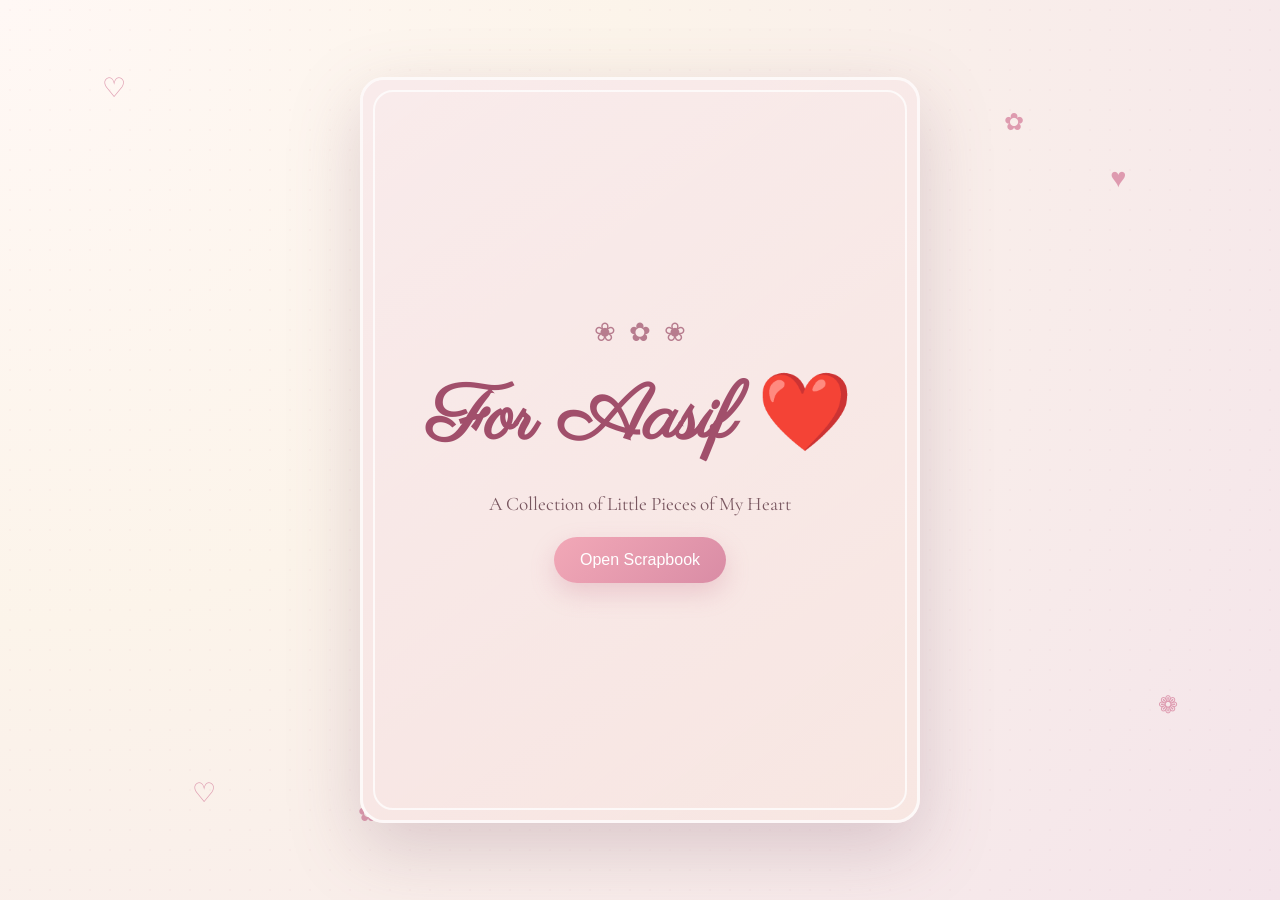
<file: index.html>
<!DOCTYPE html>
<html lang="en">
  <head>
    <!-- Cover page for the romantic scrapbook experience -->
    <meta charset="UTF-8" />
    <meta name="viewport" content="width=device-width, initial-scale=1.0" />
    <title>For Aasif ❤️</title>
    <link rel="preconnect" href="https://fonts.googleapis.com" />
    <link rel="preconnect" href="https://fonts.gstatic.com" crossorigin />
    <link
      href="https://fonts.googleapis.com/css2?family=Cormorant+Garamond:wght@400;500;600;700&family=Parisienne&display=swap"
      rel="stylesheet"
    />
    <link rel="stylesheet" href="style.css" />
  </head>
  <body class="cover-body">
    <div class="hearts" aria-hidden="true">
      <span class="heart h1">♡</span>
      <span class="heart h2">♥</span>
      <span class="heart h3">♡</span>
    </div>
    <div class="petals" aria-hidden="true">
      <span class="petal p1">✿</span>
      <span class="petal p2">❁</span>
      <span class="petal p3">✿</span>
    </div>

    <main class="book-scene">
      <section class="hardcover" aria-label="Scrapbook cover">
        <div class="cover-front">
          <div class="cover-ornaments">
            <span>❀</span>
            <span>✿</span>
            <span>❀</span>
          </div>
          <h1>For Aasif ❤️</h1>
          <p class="subtitle">A Collection of Little Pieces of My Heart</p>
          <button id="openBook" class="primary-btn">Open Scrapbook</button>
        </div>
      </section>
    </main>

    <script src="script.js"></script>
  </body>
</html>
</file>
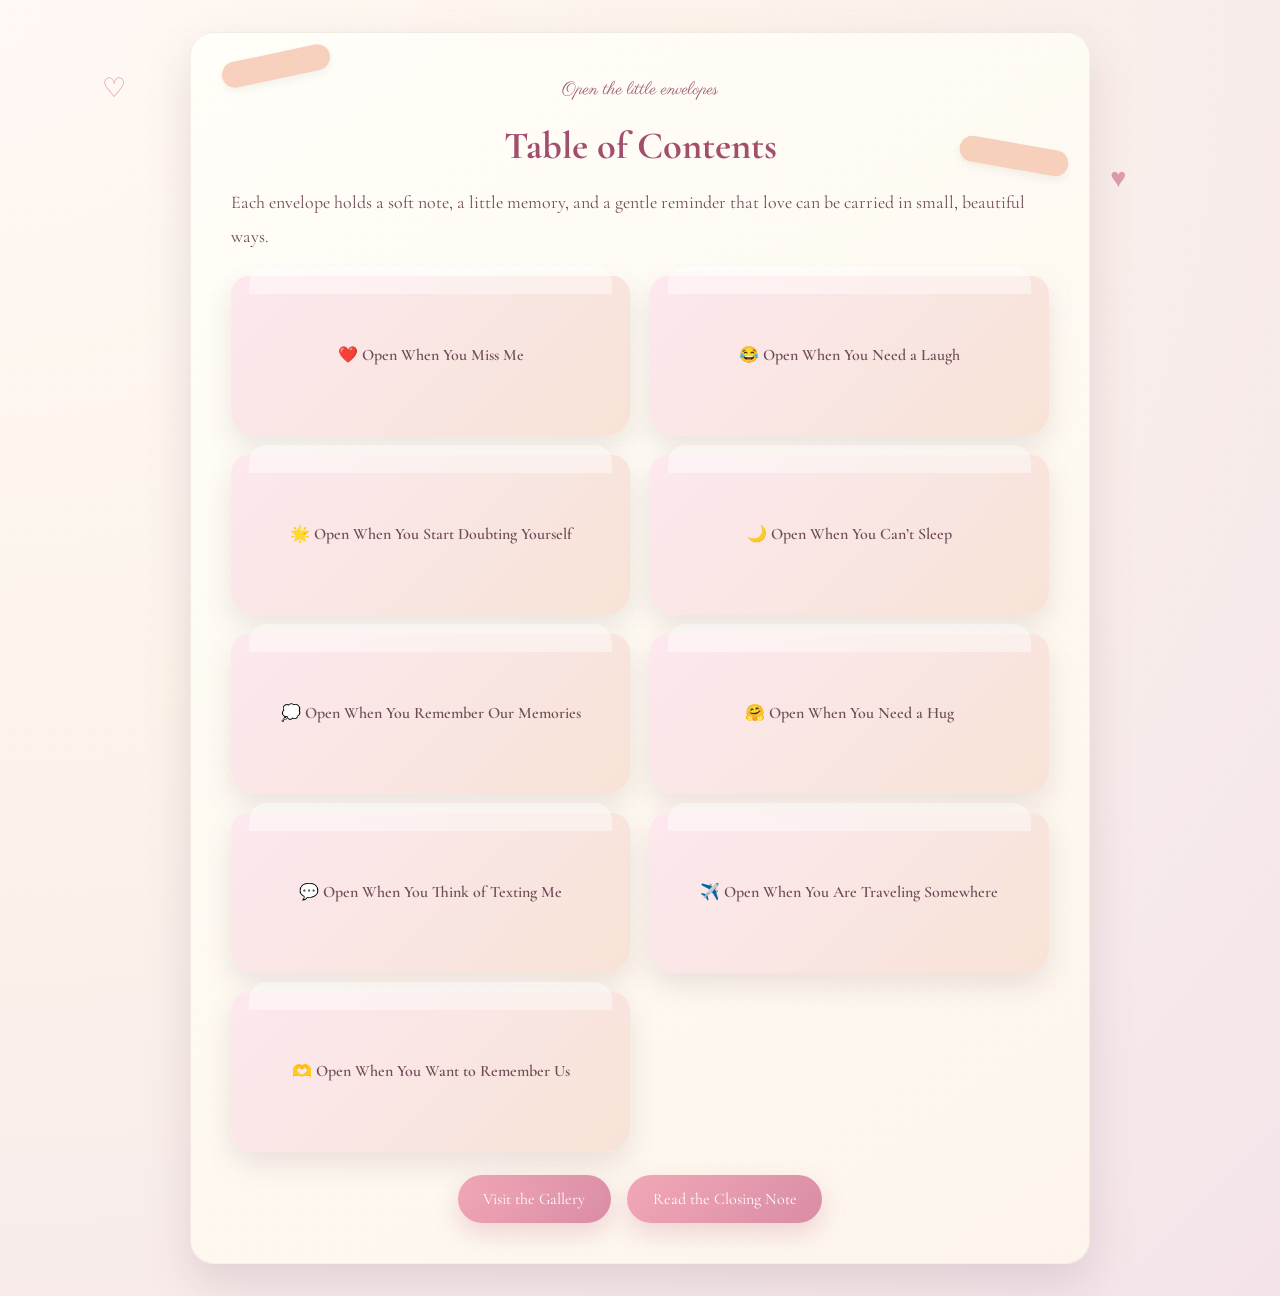
<file: contents.html>
<!DOCTYPE html>
<html lang="en">
  <head>
    <meta charset="UTF-8" />
    <meta name="viewport" content="width=device-width, initial-scale=1.0" />
    <title>Table of Contents</title>
    <link rel="preconnect" href="https://fonts.googleapis.com" />
    <link rel="preconnect" href="https://fonts.gstatic.com" crossorigin />
    <link
      href="https://fonts.googleapis.com/css2?family=Cormorant+Garamond:wght@400;500;600;700&family=Parisienne&display=swap"
      rel="stylesheet"
    />
    <link rel="stylesheet" href="style.css" />
  </head>
  <body>
    <div class="hearts" aria-hidden="true">
      <span class="heart h1">♡</span>
      <span class="heart h2">♥</span>
      <span class="heart h3">♡</span>
    </div>

    <main class="scrapbook-page">
      <section class="page-paper">
        <div class="washi-tape tape-left"></div>
        <div class="washi-tape tape-right"></div>
        <p class="handwritten intro">Open the little envelopes</p>
        <h2>Table of Contents</h2>
        <p>
          Each envelope holds a soft note, a little memory, and a gentle reminder that love can be carried in small, beautiful ways.
        </p>

        <div class="envelope-grid">
          <a class="envelope-card" href="letter1.html?note=miss-me"><span class="label">❤️ Open When You Miss Me</span></a>
          <a class="envelope-card" href="letter1.html?note=laugh"><span class="label">😂 Open When You Need a Laugh</span></a>
          <a class="envelope-card" href="letter1.html?note=doubt"><span class="label">🌟 Open When You Start Doubting Yourself</span></a>
          <a class="envelope-card" href="letter1.html?note=sleep"><span class="label">🌙 Open When You Can’t Sleep</span></a>
          <a class="envelope-card" href="letter1.html?note=memories"><span class="label">💭 Open When You Remember Our Memories</span></a>
          <a class="envelope-card" href="letter1.html?note=hug"><span class="label">🤗 Open When You Need a Hug</span></a>
          <a class="envelope-card" href="letter1.html?note=text"><span class="label">💬 Open When You Think of Texting Me</span></a>
          <a class="envelope-card" href="letter1.html?note=travel"><span class="label">✈️ Open When You Are Traveling Somewhere</span></a>
          <a class="envelope-card" href="letter1.html?note=remember-us"><span class="label">🫶 Open When You Want to Remember Us</span></a>
        </div>

        <div class="page-actions">
          <a class="primary-btn" href="letter2.html">Visit the Gallery</a>
          <a class="primary-btn" href="final.html">Read the Closing Note</a>
        </div>
      </section>
    </main>

    <script src="script.js"></script>
  </body>
</html>
</file>
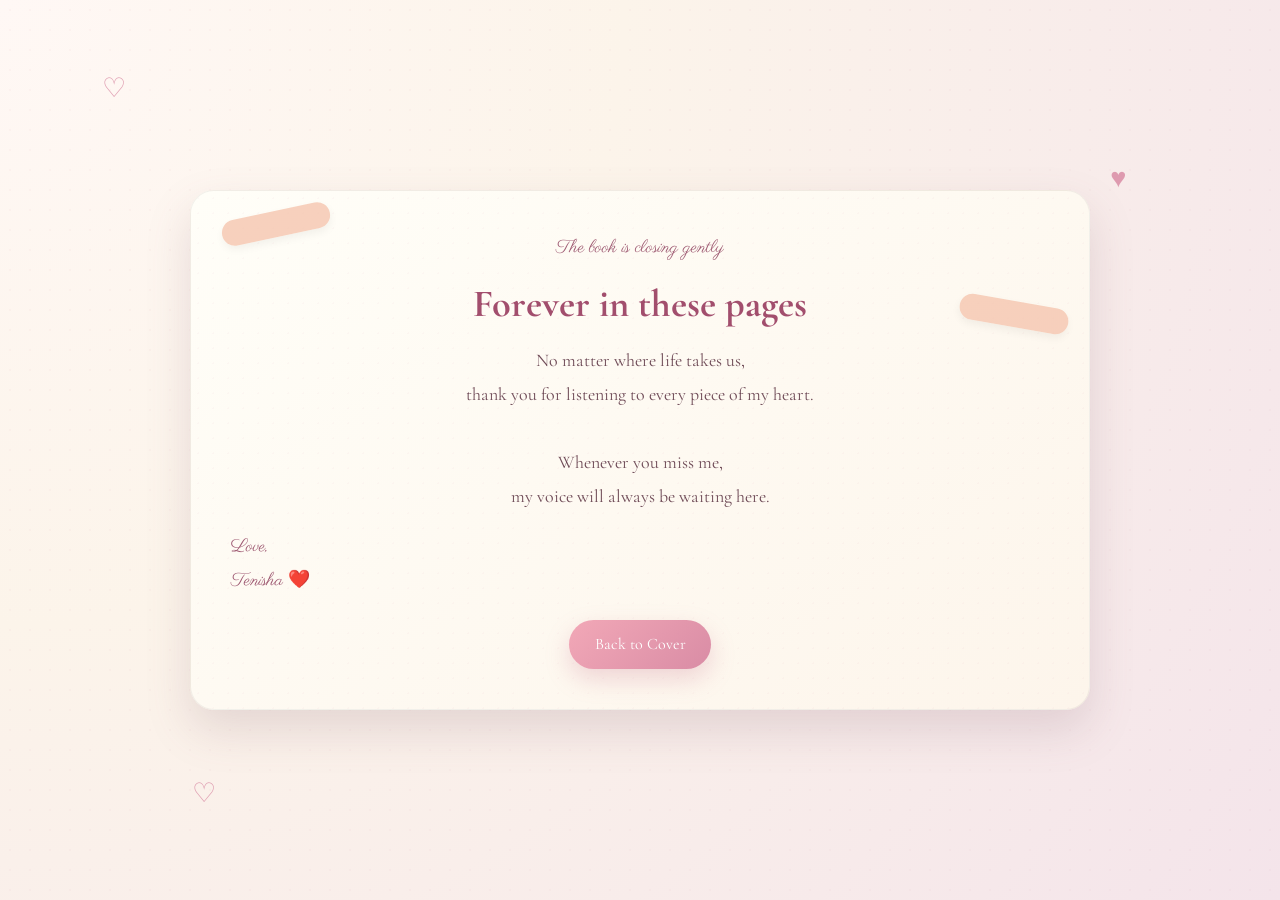
<file: final.html>
<!DOCTYPE html>
<html lang="en">
  <head>
    <meta charset="UTF-8" />
    <meta name="viewport" content="width=device-width, initial-scale=1.0" />
    <title>Closing Note</title>
    <link rel="preconnect" href="https://fonts.googleapis.com" />
    <link rel="preconnect" href="https://fonts.gstatic.com" crossorigin />
    <link
      href="https://fonts.googleapis.com/css2?family=Cormorant+Garamond:wght@400;500;600;700&family=Parisienne&display=swap"
      rel="stylesheet"
    />
    <link rel="stylesheet" href="style.css" />
  </head>
  <body class="closing-book">
    <div class="hearts" aria-hidden="true">
      <span class="heart h1">♡</span>
      <span class="heart h2">♥</span>
      <span class="heart h3">♡</span>
    </div>

    <main class="scrapbook-page final-page">
      <section class="page-paper">
        <div class="washi-tape tape-left"></div>
        <div class="washi-tape tape-right"></div>
        <p class="handwritten intro">The book is closing gently</p>
        <h2>Forever in these pages</h2>
        <p class="final-message">
          No matter where life takes us,<br />
          thank you for listening to every piece of my heart.<br /><br />
          Whenever you miss me,<br />
          my voice will always be waiting here.
        </p>
        <p class="signature">Love,<br />Tenisha ❤️</p>

        <div class="page-actions">
          <a class="primary-btn" href="index.html">Back to Cover</a>
        </div>
      </section>
    </main>

    <script src="script.js"></script>
  </body>
</html>
</file>
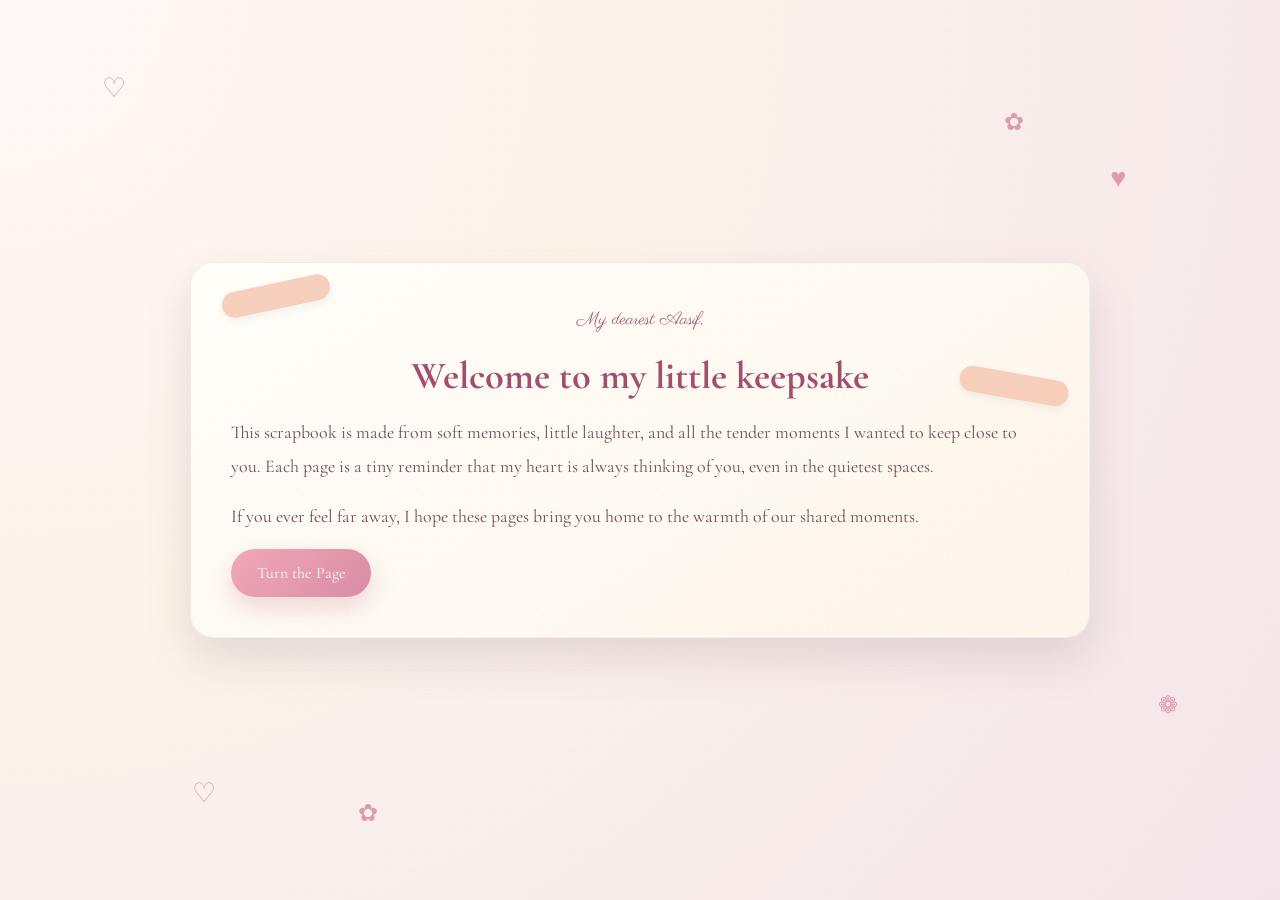
<file: welcome.html>
<!DOCTYPE html>
<html lang="en">
  <head>
    <meta charset="UTF-8" />
    <meta name="viewport" content="width=device-width, initial-scale=1.0" />
    <title>Welcome to the Scrapbook</title>
    <link rel="preconnect" href="https://fonts.googleapis.com" />
    <link rel="preconnect" href="https://fonts.gstatic.com" crossorigin />
    <link
      href="https://fonts.googleapis.com/css2?family=Cormorant+Garamond:wght@400;500;600;700&family=Parisienne&display=swap"
      rel="stylesheet"
    />
    <link rel="stylesheet" href="style.css" />
  </head>
  <body>
    <div class="hearts" aria-hidden="true">
      <span class="heart h1">♡</span>
      <span class="heart h2">♥</span>
      <span class="heart h3">♡</span>
    </div>
    <div class="petals" aria-hidden="true">
      <span class="petal p1">✿</span>
      <span class="petal p2">❁</span>
      <span class="petal p3">✿</span>
    </div>

    <main class="scrapbook-page">
      <section class="page-paper welcome-paper">
        <div class="washi-tape tape-left"></div>
        <div class="washi-tape tape-right"></div>
        <p class="handwritten intro">My dearest Aasif,</p>
        <h2>Welcome to my little keepsake</h2>
        <p>
          This scrapbook is made from soft memories, little laughter, and all the tender moments I wanted to keep close to you.
          Each page is a tiny reminder that my heart is always thinking of you, even in the quietest spaces.
        </p>
        <p>
          If you ever feel far away, I hope these pages bring you home to the warmth of our shared moments.
        </p>
        <a href="contents.html" class="primary-btn">Turn the Page</a>
      </section>
    </main>

    <script src="script.js"></script>
  </body>
</html>
</file>
<file: style.css>
/* Romantic scrapbook styling with soft colors, textured paper, and gentle animations */
:root {
  --cream: #fcf4ea;
  --blush: #f7dfe7;
  --rose: #d98ca5;
  --dusty: #b77c8e;
  --ink: #6f4b57;
  --paper: #fffef9;
}

* {
  box-sizing: border-box;
  margin: 0;
  padding: 0;
}

body {
  min-height: 100vh;
  font-family: "Cormorant Garamond", serif;
  color: var(--ink);
  background: radial-gradient(circle at top left, #fff8f5 0%, var(--cream) 40%, #f4e4ea 100%);
  overflow-x: hidden;
  position: relative;
}

body::before {
  content: "";
  position: fixed;
  inset: 0;
  background-image: radial-gradient(rgba(217, 140, 165, 0.1) 1px, transparent 1px);
  background-size: 20px 20px;
  pointer-events: none;
  opacity: 0.55;
}

.hearts,
.petals {
  position: fixed;
  inset: 0;
  pointer-events: none;
  z-index: 0;
}

.heart,
.petal {
  position: absolute;
  display: inline-block;
  color: rgba(217, 140, 165, 0.85);
  animation: floatHeart 10s ease-in-out infinite;
}

.heart {
  font-size: 1.7rem;
}

.petal {
  font-size: 1.5rem;
  animation-name: floatPetal;
}

.h1 { top: 8%; left: 8%; }
.h2 { top: 18%; right: 12%; animation-delay: 1s; }
.h3 { bottom: 10%; left: 15%; animation-delay: 2s; }
.p1 { top: 12%; right: 20%; }
.p2 { bottom: 20%; right: 8%; animation-delay: 1.2s; }
.p3 { bottom: 8%; left: 28%; animation-delay: 0.6s; }

.book-scene,
.scrapbook-page {
  position: relative;
  z-index: 1;
  min-height: 100vh;
  display: flex;
  align-items: center;
  justify-content: center;
  padding: 2rem;
}

.hardcover {
  width: min(560px, 92vw);
  aspect-ratio: 3/4;
  background: linear-gradient(135deg, #f4dbdb 0%, #f7e4df 100%);
  border-radius: 24px;
  box-shadow: 0 25px 70px rgba(132, 89, 111, 0.26);
  border: 3px solid rgba(255, 255, 255, 0.8);
  position: relative;
  overflow: hidden;
  transform-style: preserve-3d;
}

.hardcover::before {
  content: "";
  position: absolute;
  inset: 10px;
  border: 2px solid rgba(255, 255, 255, 0.75);
  border-radius: 20px;
}

.cover-front {
  position: absolute;
  inset: 0;
  display: flex;
  flex-direction: column;
  justify-content: center;
  align-items: center;
  gap: 1rem;
  padding: 2rem;
  text-align: center;
  background: linear-gradient(145deg, rgba(255, 255, 255, 0.45), rgba(255, 255, 255, 0.1));
}

.cover-ornaments {
  display: flex;
  gap: 0.8rem;
  font-size: 1.6rem;
  color: var(--dusty);
}

.cover-front h1 {
  font-family: "Parisienne", cursive;
  font-size: clamp(3rem, 7vw, 4.8rem);
  color: #a14f6b;
  margin-top: 0.2rem;
}

.subtitle {
  font-size: 1.2rem;
  line-height: 1.7;
  max-width: 26rem;
  color: #795760;
}

.primary-btn {
  display: inline-flex;
  align-items: center;
  justify-content: center;
  padding: 0.9rem 1.6rem;
  border: none;
  background: linear-gradient(135deg, #f2a8b7, #d98ca5);
  color: white;
  border-radius: 999px;
  font-size: 1rem;
  text-decoration: none;
  box-shadow: 0 10px 24px rgba(202, 120, 145, 0.28);
  cursor: pointer;
  transition: transform 0.25s ease, box-shadow 0.25s ease;
}

.primary-btn:hover {
  transform: translateY(-3px);
  box-shadow: 0 12px 28px rgba(202, 120, 145, 0.35);
}

.page-paper {
  width: min(900px, 95vw);
  padding: 2.5rem;
  background: linear-gradient(145deg, #fffef8, #fdf5eb);
  border-radius: 24px;
  box-shadow: 0 20px 45px rgba(128, 86, 104, 0.18);
  border: 1px solid rgba(0, 0, 0, 0.05);
  position: relative;
  overflow: hidden;
}

.page-paper::before {
  content: "";
  position: absolute;
  inset: 0;
  background-image: radial-gradient(rgba(216, 140, 165, 0.1) 1px, transparent 1px);
  background-size: 15px 15px;
  opacity: 0.5;
  pointer-events: none;
}

.welcome-paper h2,
.page-paper h2 {
  font-size: clamp(1.9rem, 3vw, 2.5rem);
  color: #a24e6d;
  margin-bottom: 1rem;
  text-align: center;
}

.page-paper p {
  font-size: 1.12rem;
  line-height: 1.9;
  margin-bottom: 1rem;
  position: relative;
  z-index: 1;
}

.handwritten {
  font-family: "Parisienne", cursive;
  font-size: 1.6rem;
  color: #9e5a72;
}

.intro {
  text-align: center;
  margin-bottom: 0.4rem;
}

.washi-tape {
  position: absolute;
  width: 110px;
  height: 26px;
  background: rgba(245, 198, 175, 0.8);
  transform: rotate(-12deg);
  border-radius: 999px;
  box-shadow: 0 4px 8px rgba(0, 0, 0, 0.05);
}

.tape-left { top: 20px; left: 30px; }
.tape-right { top: 110px; right: 20px; transform: rotate(10deg); }

.letter-card {
  margin-top: 1.5rem;
  padding: 1.4rem;
  background: linear-gradient(145deg, #fffdfa, #fdf0e8);
  border-radius: 18px;
  box-shadow: inset 0 0 0 1px rgba(0, 0, 0, 0.04);
  transform: translateX(-14px);
  opacity: 0;
  transition: transform 0.6s ease, opacity 0.6s ease;
}

.letter-card.is-visible {
  transform: translateX(0);
  opacity: 1;
}

.letter-card h3 {
  font-family: "Parisienne", cursive;
  font-size: 1.8rem;
  color: #9d5770;
  margin-bottom: 0.8rem;
}

.letter-card .message {
  font-size: 1.08rem;
  line-height: 1.8;
  color: #66464f;
}

.photo-grid {
  display: grid;
  grid-template-columns: repeat(2, minmax(180px, 1fr));
  gap: 1rem;
  margin-top: 1.2rem;
}

.photo-card {
  padding: 0.8rem;
  background: #fffdfa;
  border-radius: 16px;
  box-shadow: 0 12px 24px rgba(123, 82, 98, 0.12);
  transform: rotate(-3deg);
  transition: transform 0.25s ease, box-shadow 0.25s ease;
}

.photo-card:hover {
  transform: rotate(0deg) scale(1.02);
  box-shadow: 0 16px 32px rgba(123, 82, 98, 0.16);
}

.photo-card img {
  width: 100%;
  height: 185px;
  object-fit: cover;
  border-radius: 12px;
  display: block;
}

.audio-card {
  margin-top: 1.2rem;
  padding: 1rem 1.1rem;
  background: rgba(255, 255, 255, 0.8);
  border-radius: 16px;
  box-shadow: inset 0 0 0 1px rgba(0, 0, 0, 0.04);
}

.audio-controls {
  display: flex;
  align-items: center;
  gap: 0.75rem;
  flex-wrap: wrap;
}

.audio-btn {
  border: none;
  background: linear-gradient(135deg, #f0a7b7, #d98ca5);
  color: white;
  padding: 0.6rem 1rem;
  border-radius: 999px;
  cursor: pointer;
  font-family: inherit;
}

.audio-btn:hover {
  transform: translateY(-2px);
}

.progress-row {
  display: flex;
  align-items: center;
  gap: 0.8rem;
  margin-top: 0.8rem;
}

.progress-bar {
  flex: 1;
  height: 8px;
  background: #eddbde;
  border-radius: 999px;
  overflow: hidden;
}

.progress-bar span {
  display: block;
  height: 100%;
  width: 0;
  background: linear-gradient(90deg, #d98ca5, #f0a7b7);
  transition: width 0.1s linear;
}

.time-pill {
  font-size: 0.95rem;
  color: #735a63;
  white-space: nowrap;
}

.volume-row {
  display: flex;
  align-items: center;
  gap: 0.6rem;
  margin-top: 0.8rem;
}

.volume-slider {
  width: 95px;
  accent-color: #d98ca5;
}

.envelope-grid {
  display: grid;
  grid-template-columns: repeat(2, minmax(220px, 1fr));
  gap: 1.2rem;
  margin-top: 1.4rem;
}

.envelope-card {
  position: relative;
  display: flex;
  align-items: center;
  justify-content: center;
  min-height: 160px;
  border-radius: 18px 18px 24px 24px;
  padding: 1rem;
  text-decoration: none;
  color: var(--ink);
  background: linear-gradient(135deg, #fce8ee, #f7e3d6);
  box-shadow: 0 12px 28px rgba(123, 82, 98, 0.14);
  transition: transform 0.25s ease, box-shadow 0.25s ease;
}

.envelope-card::before {
  content: "";
  position: absolute;
  top: -10px;
  left: 18px;
  width: calc(100% - 36px);
  height: 28px;
  border-radius: 18px 18px 0 0;
  background: rgba(255, 255, 255, 0.4);
}

.envelope-card:hover {
  transform: translateY(-5px);
  box-shadow: 0 16px 30px rgba(123, 82, 98, 0.2);
}

.envelope-card .label {
  position: relative;
  z-index: 1;
  font-size: 1rem;
  text-align: center;
  line-height: 1.6;
  font-weight: 600;
}

.final-message {
  text-align: center;
  font-size: 1.2rem;
  line-height: 1.8;
  max-width: 42rem;
  margin: 0 auto;
}

.signature {
  font-family: "Parisienne", cursive;
  font-size: 2rem;
  color: #9d5770;
  margin-top: 1rem;
}

.page-actions {
  display: flex;
  justify-content: center;
  gap: 1rem;
  margin-top: 1.4rem;
  flex-wrap: wrap;
}

.closing-book .hardcover {
  animation: closeBook 1.2s ease forwards;
}

@keyframes floatHeart {
  0%, 100% { transform: translateY(0px) rotate(0deg); }
  50% { transform: translateY(-12px) rotate(8deg); }
}

@keyframes floatPetal {
  0%, 100% { transform: translateY(0px) rotate(0deg); }
  50% { transform: translateY(-14px) rotate(12deg); }
}

@keyframes openBook {
  from { transform: rotateY(0deg); }
  to { transform: rotateY(-18deg); }
}

@keyframes closeBook {
  from { transform: rotateY(-18deg); }
  to { transform: rotateY(0deg); }
}

.opening-book .hardcover {
  animation: openBook 1s ease forwards;
  transform-origin: left center;
}

.closing-book .hardcover,
.closing-book .page-paper {
  animation: closeBook 1.2s ease forwards;
  transform-origin: center;
}

@media (max-width: 760px) {
  .book-scene,
  .scrapbook-page {
    padding: 1rem;
  }

  .page-paper {
    padding: 1.2rem;
  }

  .envelope-grid,
  .photo-grid {
    grid-template-columns: 1fr;
  }

  .cover-front {
    padding: 1.3rem;
  }
}
</file>
